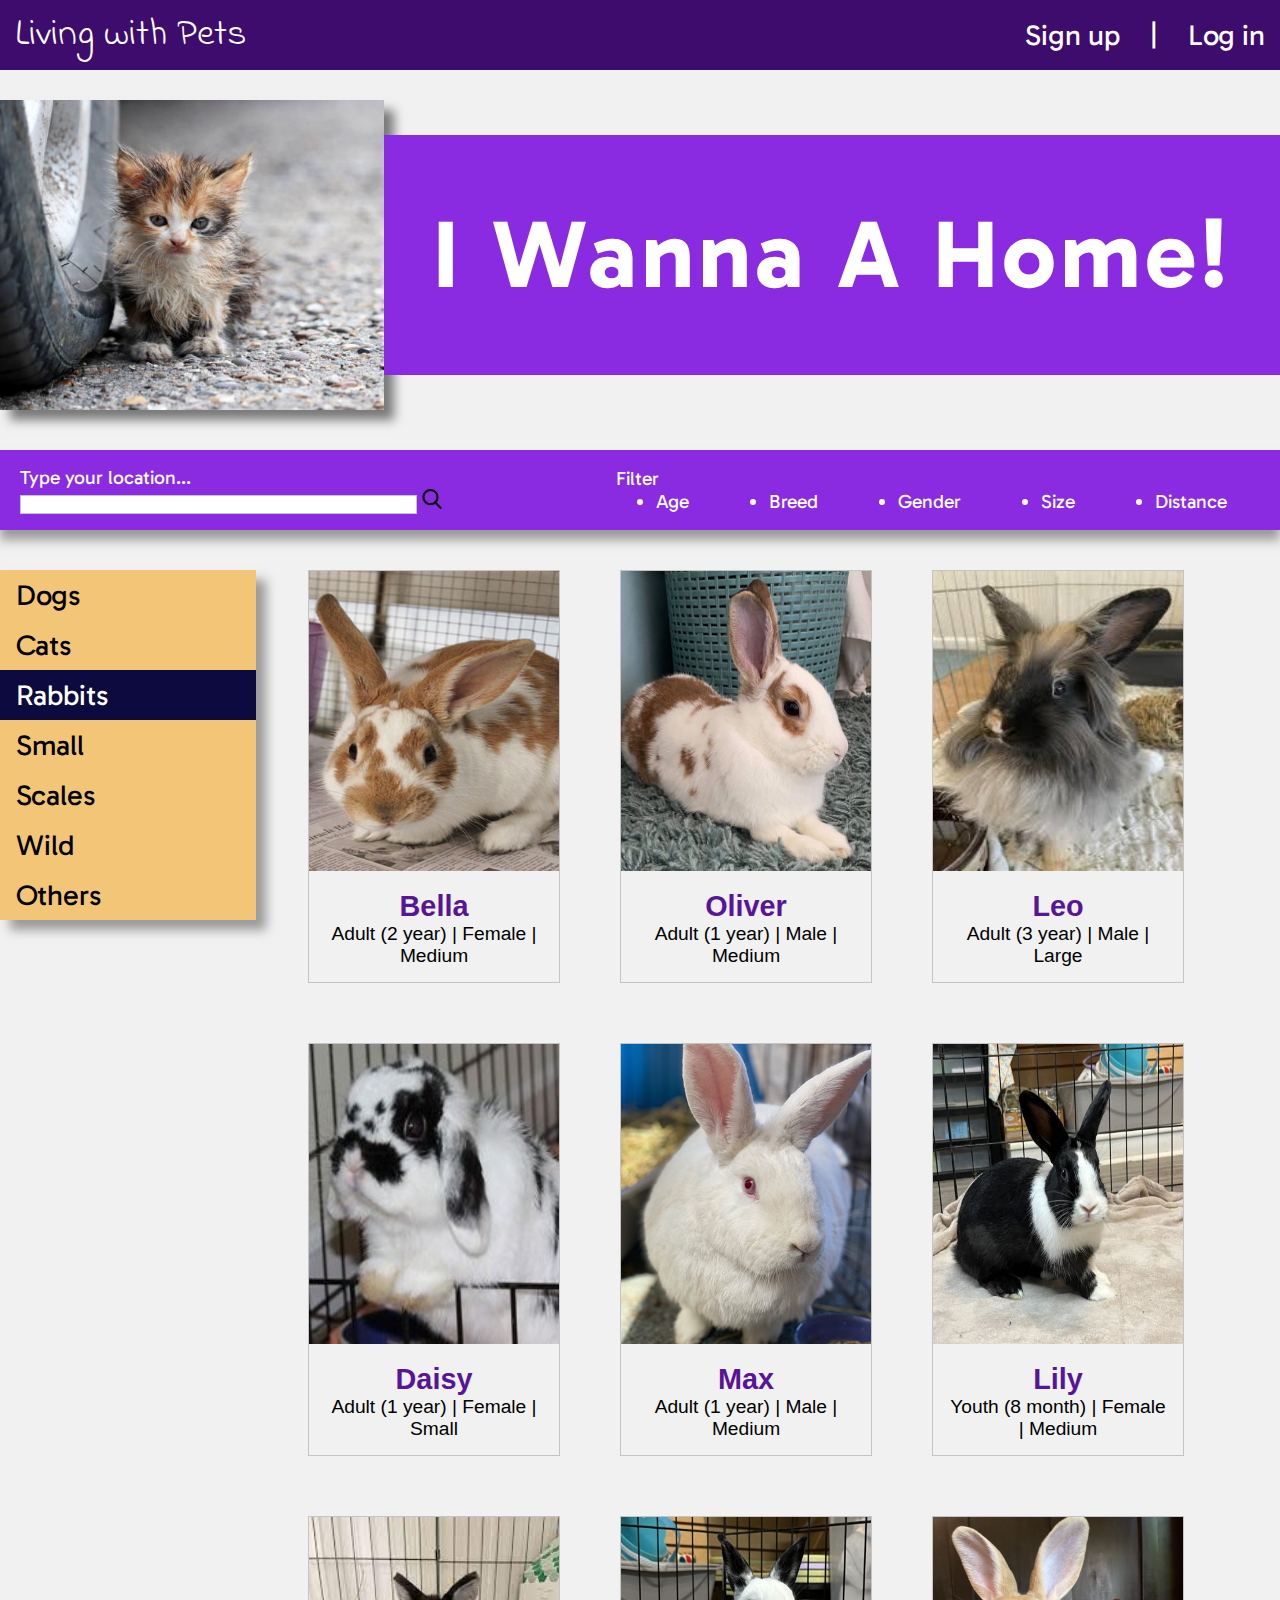
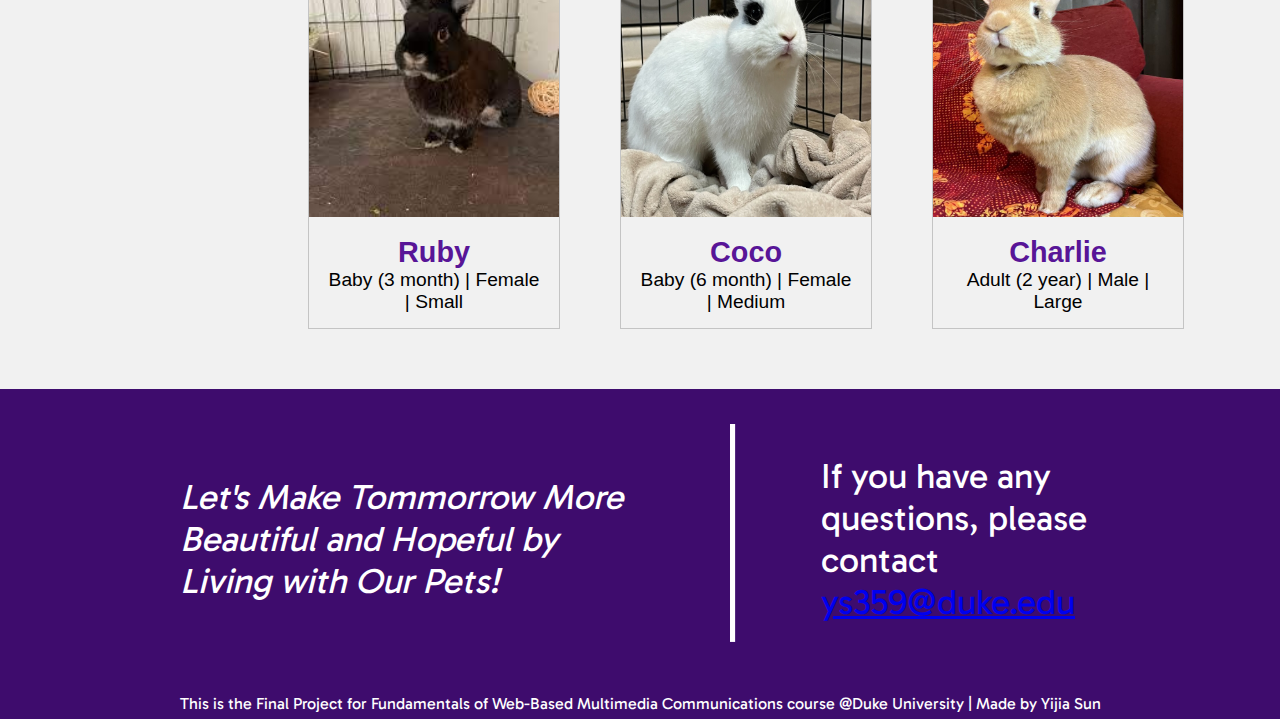
<file: PA.html>
<!DOCTYPE html>
<html lang="en-us">

<head>
    <meta charset="UTF-8">
    <meta name="viewport" content="width=device-width, initial-scale=1.0">
    <title> Yijia Sun's Final Project - Living with Pets (Pet Adoption Page)</title>
    <link rel="stylesheet" href="style-PA.css">
    <link rel="stylesheet" href="style-signup&login.css">
    <style>
        @import url('https://fonts.googleapis.com/css2?family=Gabarito&family=Indie+Flower&family=Permanent+Marker&display=swap');
    </style>
</head>

<body>
    <header>
        <div class="flex-header">
            <div style="font-family: 'Indie Flower', cursive; font-size: 2.4rem;"><a href="home.html">Living with Pets</a></div>
            <div style="margin-left: auto;" id="show-signup">Sign up</div>
            <div> | </div>
            <div id="show-login">Log in</div>
        </div>
    </header>

    <main>
        <div class="title">
            <img src="assets\strayCat.jpg" alt="Poor cat" 
            style="width:30%; height:auto; float:left; box-shadow: 10px 10px 10px rgba(0, 0, 0, 0.5);">
            <h1>I Wanna A Home!</h1>
        </div>
        <div class="horizontal-nav">
            <div>
                <form>
                    <label for="fname">Type your location...</label><br>
                    <input type="text" name="search-input">
                    <input type="image" src="assets\search-icon.png" alt="Search icon" style="width:20px; height:auto;">
                </form>
            </div>
            <div>
                Filter
                <ul class="filter">
                    <li>Age</li>
                    <li>Breed</li>
                    <li>Gender</li>
                    <li>Size</li>
                    <li>Distance</li>
                </ul>
            </div>
        </div>
        <div class="vertical-nav">
            <ul>
                <li><a href="#dogs">Dogs</a></li>
                <li><a href="#cats">Cats</a></li>
                <li><a class="active" href="#rabbit">Rabbits</a></li>
                <li><a href="#small">Small</a></li>
                <li><a href="#scales">Scales</a></li>
                <li><a href="#wild">Wild</a></li>
                <li><a href="#others">Others</a></li>
            </ul>
        </div>
        <div class="information">
            <div class="image">
                <a target="_blank" href="assets\ra1.jpg">
                  <img src="assets\ra1.jpg" alt="Bella" width="250px" height="300px">
                </a>
                <div class="desc">
                    <div class="name"><strong>Bella</strong></div>
                    Adult (2 year) | Female | Medium<br>
                </div>
              </div>
              
              <div class="image">
                <a target="_blank" href="assets\ra2.jpg">
                  <img src="assets\ra2.jpg" alt="Oliver" width="250px" height="300px">
                </a>
                <div class="desc">
                    <div class="name"><strong>Oliver</strong></div>
                    Adult (1 year) | Male | Medium<br>
                </div>
              </div>
              
              <div class="image">
                <a target="_blank" href="assets\ra3.jpg">
                  <img src="assets\ra3.jpg" alt="Leo" width="250px" height="300px">
                </a>
                <div class="desc">
                    <div class="name"><strong>Leo</strong></div>
                    Adult (3 year) | Male | Large<br>
                </div>
              </div>

              <div class="image">
                <a target="_blank" href="assets\ra4.jpg">
                  <img src="assets\ra4.jpg" alt="Daisy" width="250px" height="300px">
                </a>
                <div class="desc">
                    <div class="name"><strong>Daisy</strong></div>
                    Adult (1 year) | Female | Small<br>
                </div>
              </div>

              <div class="image">
                <a target="_blank" href="assets\ra5.jpg">
                  <img src="assets\ra5.jpg" alt="Max" width="250px" height="300px">
                </a>
                <div class="desc">
                    <div class="name"><strong>Max</strong></div>
                    Adult (1 year) | Male | Medium<br>
                </div>
              </div>

              <div class="image">
                <a target="_blank" href="assets\ra6.jpg">
                  <img src="assets\ra6.jpg" alt="Lily" width="250px" height="300px">
                </a>
                <div class="desc">
                    <div class="name"><strong>Lily</strong></div>
                    Youth (8 month) | Female | Medium<br>
                </div>
              </div>

              <div class="image">
                <a target="_blank" href="assets\ra7.jpg">
                  <img src="assets\ra7.jpg" alt="Ruby" width="250px" height="300px">
                </a>
                <div class="desc">
                    <div class="name"><strong>Ruby</strong></div>
                    Baby (3 month) | Female | Small<br>
                </div>
              </div>

              <div class="image">
                <a target="_blank" href="assets\ra8.jpg">
                  <img src="assets\ra8.jpg" alt="Coco" width="250px" height="300px">
                </a>
                <div class="desc">
                    <div class="name"><strong>Coco</strong></div>
                    Baby (6 month) | Female | Medium<br>
                </div>
              </div>

              <div class="image">
                <a target="_blank" href="assets\ra9.jpg">
                  <img src="assets\ra9.jpg" alt="Charlie" width="250px" height="300px">
                </a>
                <div class="desc">
                    <div class="name"><strong>Charlie</strong></div>
                    Adult (2 year) | Male | Large<br>
                </div>
              </div>
        </div> 

        <!--Signup and Login window-->
        <div class="popup form-hidden">

          <!--login-->
          <form class="form" id="login" action="php-login.php" method="post">
                  <!--close button-->
              <div class="close-btn">&times;</div> <!--&times is an HTML entity code representing the multiplication sign (×)-->
              <!--login content-->
              <h4 class="form-title">Login</h4>
              <div class="form-message form-message-error"></div>
              <div class="form-input-group">
                  <input type="text" class="form-input" id="email" name="email" autofocus placeholder="Enter email">
                  <div class="form-input-error-message"></div>
              </div>
              <div class="form-input-group">
                  <input type="password" class="form-input" id="password" name="password" autofocus placeholder="Enter password">
                  <div class="form-input-error-message"></div>
              </div>
              <button class="form-button">Continue</button>
              <p class="form-text">
                  <a href="#forget" class="form-link">Forgot your password?</a>
              </p>
              <p class="form-text">
                  <a href="./" class="form-link" id="linkSignup">Don't have an account? Create account</a>
              </p>
          </form>

          <!--signup-->
          <form class="form" id="signup" action="php-signup.php" method="post" novalidate>
                  <!--close button-->
              <div class="close-btn">&times;</div>
              <!--signup content-->
              <h4 class="form-title">Signup</h4>
              <div class="form-message form-message-error"></div>
              <div class="form-input-group">
                  <input type="text" class="form-input" id="username" name='username' autofocus placeholder="Enter username"> <!--When the user enters data into a form field, the value of the name attribute becomes the key in the data sent to the server.-->
                  <div class="form-input-error-message"></div>
              </div>
              <div class="form-input-group">
                  <input type="text" class="form-input" id="email" name='email' autofocus placeholder="Enter email">
                  <div class="form-input-error-message"></div>
              </div>
              <div class="form-input-group">
                  <input type="password" class="form-input" id="password" name='password' autofocus placeholder="Enter password">
                  <div class="form-input-error-message"></div>
              </div>
              <div class="form-input-group">
                  <input type="password" class="form-input" id="confirmPassword" name='confirmPassword' autofocus placeholder="Confirm password">
                  <div class="form-input-error-message"></div>
              </div>
              <button class="form-button">Create Account</button>
              <p class="form-text">
                  <a href="./" class="form-link" id="linkLogin">Already have an account? Log in</a>
              </p>
          </form>
      </div>

      <script src="js-signup&login.js"></script> <!--javascript for signup and login-->
    </main>

    <footer>
        <div class="flex-footer">
            <div style="width: 500px; height: auto; margin-left: 180px;"><em>Let's Make Tommorrow More Beautiful and Hopeful by Living with Our Pets!</em></div>
            <div> <img src="assets\div-line.png" alt="Division Line" style="height: 220px"> </div>
            <div style="width: 300px; height: auto; margin-right: 180px">If you have any questions, please contact <a href="mailto:ys359@duke.edu">ys359@duke.edu</a></div>
        </div>
        <div class="credit">
            This is the Final Project for Fundamentals of Web-Based Multimedia Communications course @Duke University | Made by Yijia Sun
        </div>
    </footer>
</body>

</html>
</file>
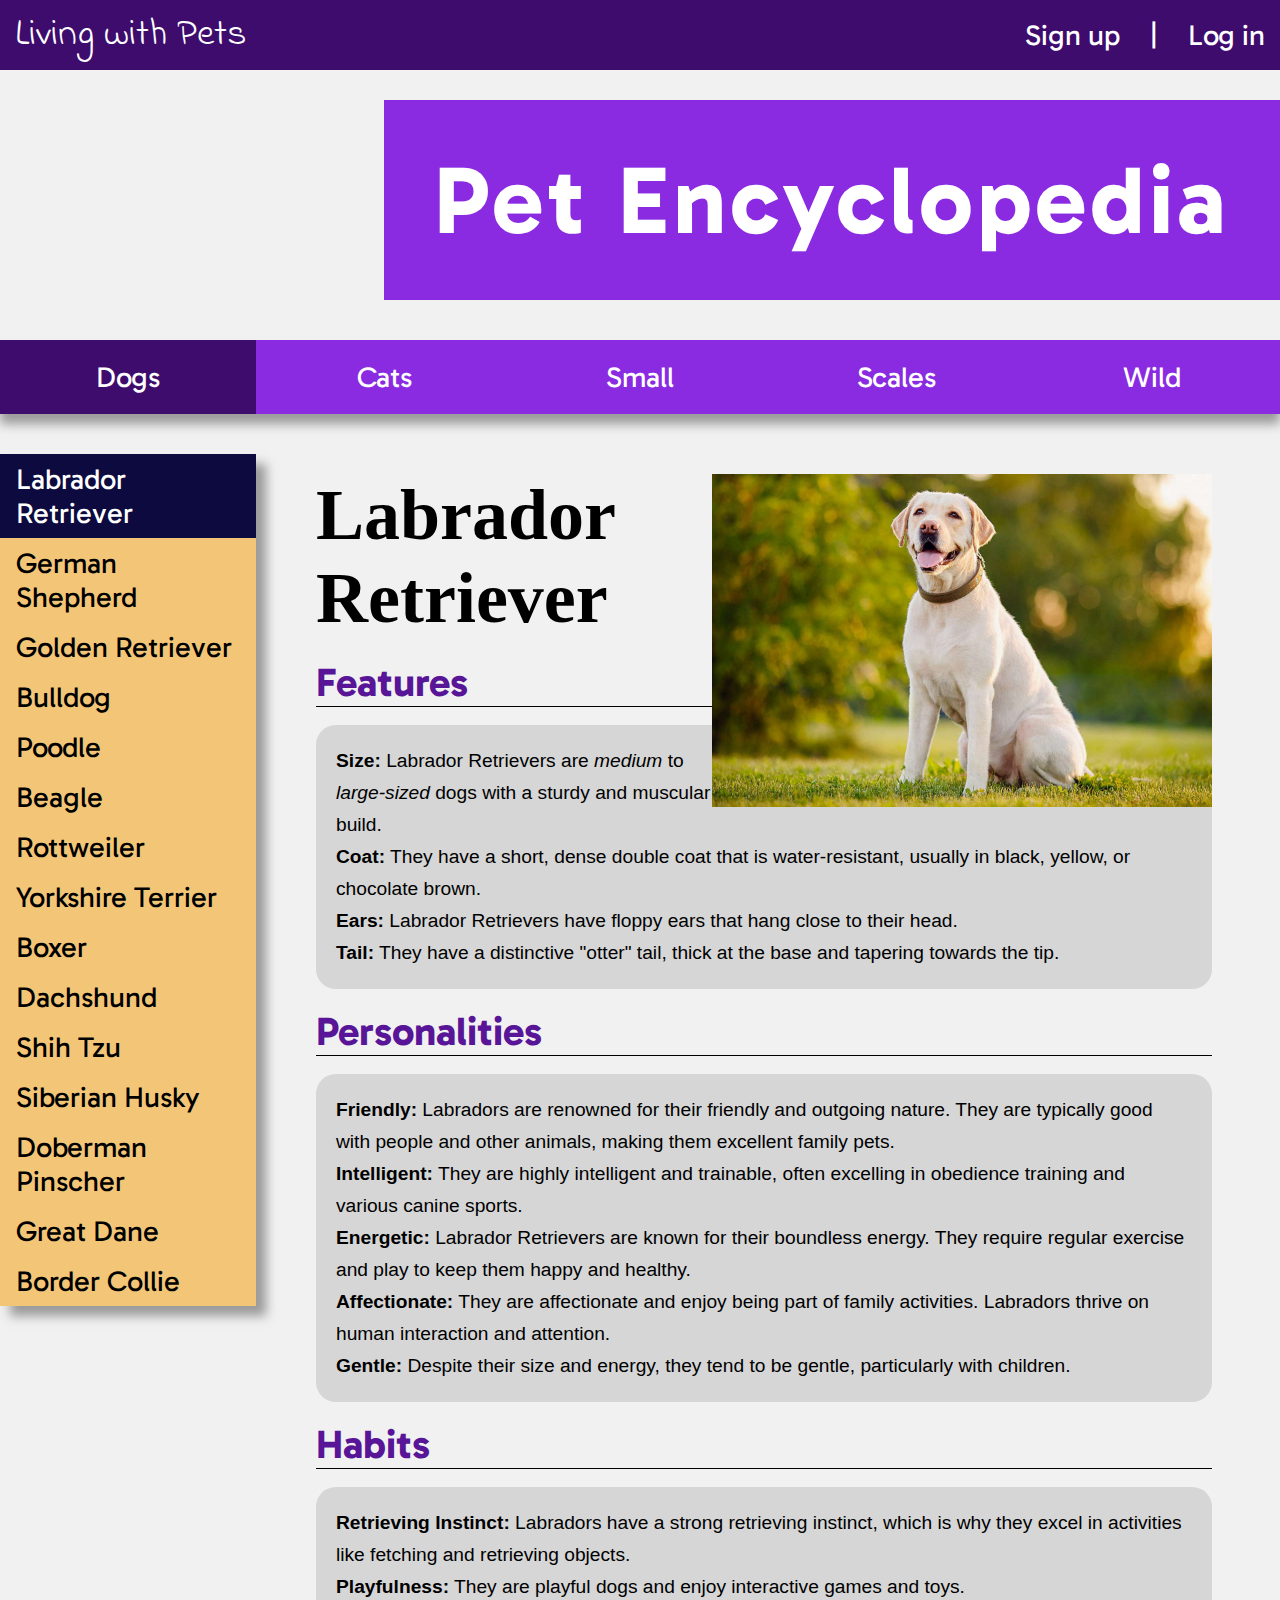
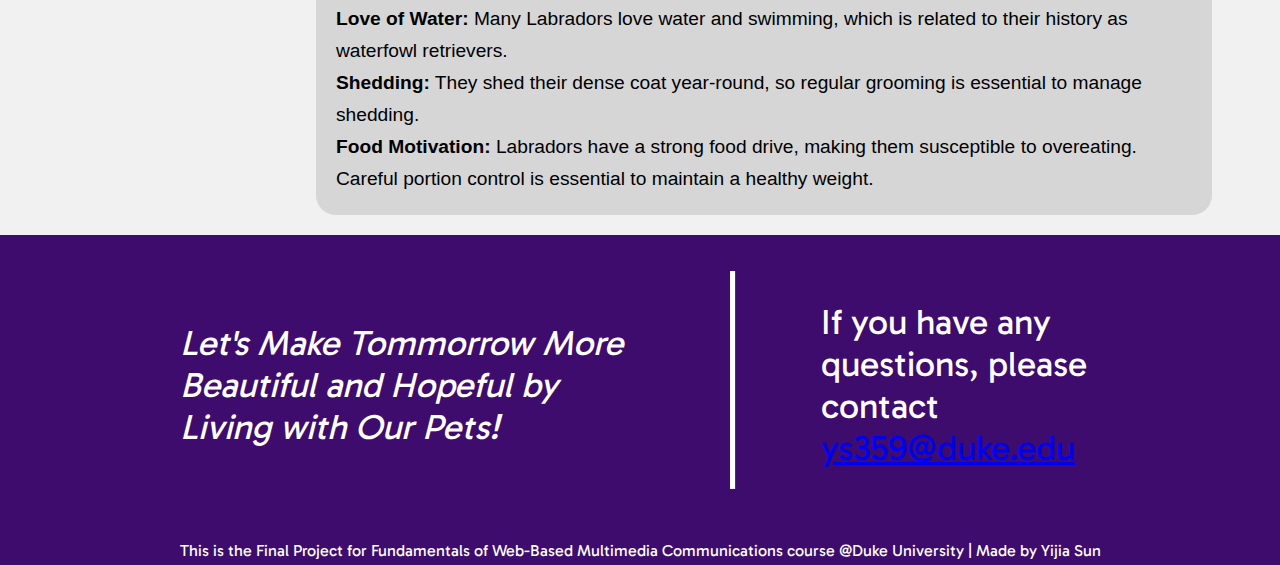
<file: PE.html>
<!DOCTYPE html>
<html lang="en-us">

<head>
    <meta charset="UTF-8">
    <meta name="viewport" content="width=device-width, initial-scale=1.0">
    <title> Yijia Sun's Final Project - Living with Pets (Pet Encyclopedia Page)</title>
    <link rel="stylesheet" href="style-PE.css">
    <link rel="stylesheet" href="style-signup&login.css">
    <style>
        @import url('https://fonts.googleapis.com/css2?family=Gabarito&family=Indie+Flower&family=Permanent+Marker&display=swap');
    </style>
</head>

<body>
    <header>
        <div class="flex-header">
            <div style="font-family: 'Indie Flower', cursive; font-size: 2.4rem;"><a href="home.html">Living with Pets</a></div>
            <div style="margin-left: auto;" id="show-signup">Sign up</div>
            <div> | </div>
            <div id="show-login">Log in</div>
        </div>
    </header>

    <main>
        <div style="width: 100%;"><h1>Pet Encyclopedia</h1></div>
        <div class="horizontal-nav">
            <a class="active" href="#dogs">Dogs</a>
            <a href="#cats">Cats</a>
            <a href="#small">Small</a>
            <a href="#scales">Scales</a>
            <a href="#wild">Wild</a>
        </div>

        <div class="vertical-nav">
            <ul>
                <li><a class="active" href="#labrador">Labrador Retriever</a></li>
                <li><a href="#german">German Shepherd</a></li>
                <li><a href="#golden">Golden Retriever</a></li>
                <li><a href="#bulldog">Bulldog</a></li>
                <li><a href="#poodle">Poodle</a></li>
                <li><a href="#beagle">Beagle</a></li>
                <li><a href="#rottweiler">Rottweiler</a></li>
                <li><a href="#yorkshire">Yorkshire Terrier</a></li>
                <li><a href="#boxer">Boxer</a></li>
                <li><a href="#dachshund">Dachshund</a></li>
                <li><a href="#shih">Shih Tzu</a></li>
                <li><a href="#siberian">Siberian Husky</a></li>
                <li><a href="#doberman">Doberman Pinscher</a></li>
                <li><a href="#dane">Great Dane</a></li>
                <li><a href="#collie">Border Collie</a></li>
            </ul>
        </div>

        <div class="information">
            <img src="assets\Labrador.jpg" alt="Labrador Retriever" style="width: 500px; height:auto; float: right;">
            <!--Q5. How to make the image be positioned around the <p> instead of independently suspend
                 over the <p>?
                Prob Descrip:
                I wanna the image to be around the <p> as well as any other text area, namely, the background
                 of <p> (or the bottom border line of <h3>) will automatically wrap to the next line when it 
                    encounters the image. However, currently it ignore the image, and the image looks like 
                    suspend over the text area (though the text itself does wrap)-->
            <h2>Labrador Retriever</h2>
            <br>
            <h3>Features</h3>
            <br>
            <p>
                <strong>Size:</strong> Labrador Retrievers are <em>medium</em> to <em>large-sized</em> dogs with a sturdy and muscular build.<br>
                <strong>Coat:</strong> They have a short, dense double coat that is water-resistant, usually in black, yellow, or chocolate brown.<br>
                <strong>Ears:</strong> Labrador Retrievers have floppy ears that hang close to their head.<br>
                <strong>Tail:</strong> They have a distinctive "otter" tail, thick at the base and tapering towards the tip.<br>
            </p>
            <br>
            <h3>Personalities</h3>
            <br>
            <p>
                <strong>Friendly:</strong> Labradors are renowned for their friendly and outgoing nature. They are typically good with people and other animals, making them excellent family pets.<br>
                <strong>Intelligent:</strong> They are highly intelligent and trainable, often excelling in obedience training and various canine sports.<br>
                <strong>Energetic:</strong> Labrador Retrievers are known for their boundless energy. They require regular exercise and play to keep them happy and healthy.<br>
                <strong>Affectionate:</strong> They are affectionate and enjoy being part of family activities. Labradors thrive on human interaction and attention.<br>
                <strong>Gentle:</strong> Despite their size and energy, they tend to be gentle, particularly with children.<br>
            </p>
            <br>
            <h3>Habits</h3>
            <br>
            <p>
                <strong>Retrieving Instinct:</strong> Labradors have a strong retrieving instinct, which is why they excel in activities like fetching and retrieving objects.<br>
                <strong>Playfulness:</strong> They are playful dogs and enjoy interactive games and toys.<br>
                <strong>Love of Water:</strong> Many Labradors love water and swimming, which is related to their history as waterfowl retrievers.<br>
                <strong>Shedding:</strong> They shed their dense coat year-round, so regular grooming is essential to manage shedding.<br>
                <strong>Food Motivation: </strong>  Labradors have a strong food drive, making them susceptible to overeating. Careful portion control is essential to maintain a healthy weight.<br>
            </p>
        </div>

        <!--Signup and Login window-->
        <div class="popup form-hidden">

            <!--login-->
            <form class="form" id="login" action="php-login.php" method="post">
                    <!--close button-->
                <div class="close-btn">&times;</div> <!--&times is an HTML entity code representing the multiplication sign (×)-->
                <!--login content-->
                <h4 class="form-title">Login</h4>
                <div class="form-message form-message-error"></div>
                <div class="form-input-group">
                    <input type="text" class="form-input" id="email" name="email" autofocus placeholder="Enter email">
                    <div class="form-input-error-message"></div>
                </div>
                <div class="form-input-group">
                    <input type="password" class="form-input" id="password" name="password" autofocus placeholder="Enter password">
                    <div class="form-input-error-message"></div>
                </div>
                <button class="form-button">Continue</button>
                <p class="form-text">
                    <a href="#forget" class="form-link">Forgot your password?</a>
                </p>
                <p class="form-text">
                    <a href="./" class="form-link" id="linkSignup">Don't have an account? Create account</a>
                </p>
            </form>

            <!--signup-->
            <form class="form" id="signup" action="php-signup.php" method="post" novalidate>
                    <!--close button-->
                <div class="close-btn">&times;</div>
                <!--signup content-->
                <h4 class="form-title">Signup</h4>
                <div class="form-message form-message-error"></div>
                <div class="form-input-group">
                    <input type="text" class="form-input" id="username" name='username' autofocus placeholder="Enter username"> <!--When the user enters data into a form field, the value of the name attribute becomes the key in the data sent to the server.-->
                    <div class="form-input-error-message"></div>
                </div>
                <div class="form-input-group">
                    <input type="text" class="form-input" id="email" name='email' autofocus placeholder="Enter email">
                    <div class="form-input-error-message"></div>
                </div>
                <div class="form-input-group">
                    <input type="password" class="form-input" id="password" name='password' autofocus placeholder="Enter password">
                    <div class="form-input-error-message"></div>
                </div>
                <div class="form-input-group">
                    <input type="password" class="form-input" id="confirmPassword" name='confirmPassword' autofocus placeholder="Confirm password">
                    <div class="form-input-error-message"></div>
                </div>
                <button class="form-button">Create Account</button>
                <p class="form-text">
                    <a href="./" class="form-link" id="linkLogin">Already have an account? Log in</a>
                </p>
            </form>
        </div>

        <script src="js-signup&login.js"></script> <!--javascript for signup and login-->

    </main>

    <footer>
        <div class="flex-footer">
            <div style="width: 500px; height: auto; margin-left: 180px;"><em>Let's Make Tommorrow More Beautiful and Hopeful by Living with Our Pets!</em></div>
            <div> <img src="assets\div-line.png" alt="Division Line" style="height: 220px"> </div>
            <div style="width: 300px; height: auto; margin-right: 180px">If you have any questions, please contact <a href="mailto:ys359@duke.edu">ys359@duke.edu</a></div>
        </div>
        <div class="credit">
            This is the Final Project for Fundamentals of Web-Based Multimedia Communications course @Duke University | Made by Yijia Sun
        </div>
    </footer>
</body>

</html>
</file>
<file: style-PA.css>
* {
    margin: 0px;
}

/*For the header & title*/
.flex-header {
    display: flex;
    background-color: rgb(62, 12, 109);
    width: 100%;
    height: 50px;
    align-items: center;
    padding-top: 10px;
    padding-bottom: 10px;
    position: fixed;
}

.flex-header > div {
    color: white;
    padding: 5px;
    font-family: 'Gabarito', sans-serif;
    font-size: 1.8rem;
    margin-left: 10px;
    margin-right: 10px;
}

.flex-header a {
    text-decoration: none;
    color: white;
}

/*For the main content*/
main {
    display: flex;
    margin: 0;
    flex-wrap: wrap;
    flex-direction: row;
    gap: 40px;
    background-color: rgba(226, 226, 226, 0.489);
}

.title {
    display: flex;
    margin-top: 100px;
    width: 100%;
    align-items: center;
}

h1 {
    float: right;
    display: flex; /* the display of the text inside*/
    height: 240px;
    width: 70%;
    justify-content: center;
    align-items: center; 
    text-align: center;
    background-color: blueviolet;
    font-family: 'Gabarito', sans-serif;
    color: white;
    font-size: 6rem;
    letter-spacing: 4px;
}

.horizontal-nav {
    display: grid;
    grid-template-columns: 40% 60%;
    column-gap: 100px;
    width: 100%;
    height: 80px;
    align-items: center; 
    background-color: blueviolet;
    font-family: 'Gabarito', sans-serif;
    color: white;
    font-size: 1.2rem;
    padding-left: 20px;
    padding-right: 20px;
    box-shadow: 0px 10px 10px rgba(67, 67, 67, 0.5);
}

.horizontal-nav input[type=text] {
    width: 80%;
    display: inline-block;
    border: 1px solid #c4c4c4;
    box-sizing: border-box;
}

.horizontal-nav input[type=image] {
    display: inline-block;
    border: none;
    cursor: pointer;
}

/*Q6. How to make the search icon align with the text input?
Prob Descrip:
I wanna make the search icon (input[type=image]) in the center of the text input area horizontally. Currently it is 
positioned a bit upwards. */

.filter {
    display: flex;
    gap: 80px;
}

.vertical-nav {
    display:flex;
    width: 20%;
    height: 100%;
    align-items: center;
    align-content: space-between; 
    font-family: 'Gabarito', sans-serif;
    font-size: 1.8rem;
    background-color: #f3c677;
    box-shadow: 10px 10px 10px rgba(67, 67, 67, 0.5);
}

.vertical-nav > ul {
    list-style-type: none;
    margin: 0;
    padding: 0;
    overflow: hidden;
    width: 100%;
}

.vertical-nav > ul > li a {
    display: block;
    padding: 8px 16px;
    text-decoration: none;
}
  
li a.active {
    background-color: #0c0a3e;
    color: white;
}

li a:not(.active) {
    color: black;
}
  
li a:hover:not(.active) {
    background-color: #ffe8c1;
    color: black;
}

.information {
    display: flex;
    flex-wrap: wrap;
    width: 75%;
    margin: 0;
    justify-content: center;
}

.image {
    margin-right: 60px;
    margin-bottom: 60px;
    border: 1px solid #c4c4c4;
    width: 250px;
}
  
.image:hover {
    border: 1px solid rgb(62, 12, 109);
}

.desc {
    padding: 15px;
    text-align: center;
    font-family: 'Segoe UI', Tahoma, Geneva, Verdana, sans-serif;
    font-size: 1.2rem;
}

.name {
    font-size: 1.8rem;
    color: rgb(88, 21, 151);
}

/*For the footer*/
.flex-footer {
    display: flex;
    background-color: rgb(62, 12, 109);
    height: 300px;
    align-items: center;
    justify-content: space-between;
}
  
.flex-footer > div {
font-family: 'Gabarito', sans-serif;
color: white;
font-size: 2.2rem;
} 

.credit {
display: flex;
font-family: 'Gabarito', sans-serif;
color: white;
height: 30px;
background-color: rgb(62, 12, 109);
justify-content: center;
align-items: center;
}
</file>
<file: style-signup&login.css>
/*For the signup and login window*/

#show-login, #show-signup {
    cursor: pointer;
}

section {
    z-index: 1;
}

.overlay {
    background: rgba(0, 0, 0, 0.7);
    z-index: 2;
}

.popup {
    position: fixed;
    top: 50%;
    left: 50%;
    transform: translate(-50%, -50%);
    width: 400px;
    padding: 2rem;
    box-shadow: 0, 0, 40px, rgba(0, 0, 0, 0.2);
    border-radius: 4px;
    background-color: white;
    animation: popupAnimation 0.5s ease-in-out forwards;
    z-index: 3;
}

@keyframes popupAnimation {
    0% {
        transform: translate(-50%, -50%) scale(0);
        opacity: 0;
    }
    50% {
        transform: translate(-50%, -50%) scale(1.25);
        opacity: 0.5;
    }
    100% {
        transform: translate(-50%, -50%) scale(1);
        opacity: 1;
    }
}

.close-btn {
    position: absolute; /*set the ancestor elem to be the popup*/
    top: 15px;
    right: 20px; /*"top" and "right" are positioning properties. 
                    They indicate the distance of the element from the top and right edges of its nearest positioned ancestor.
                    In this case, the elem is "close-btn", and its ancestor elem is "popup".*/
    transform: scale(1.2);
    text-align: center;
    line-height: 20px;
    cursor: pointer;
}

.close-btn:hover {
    background: #747474;
    color: white;
    border-radius: 15px;
    width: 20px;
    height: 20px;
    animation: rotation 0.1s linear;
}

@keyframes rotation {
    from {
        transform: rotate(0deg);
    }
    to {
        transform: rotate(90deg);
    }
}

.popup, .form-input, .form-button {
    font-family: 'Gabarito', sans-serif;
    font-size: 1.2rem;
}

.form-hidden { /*add hidden style for switching between signup and login*/
    display: none;
}

.form > *:first-child {
    margin-top: 0;
}

.form > *:last-child {
    margin-bottom: 0;
}

.form-title {
    margin-bottom: 2rem;
    text-align: center;
    font-size: 2.5rem;
    letter-spacing: 0.2rem;
}

.form-message {
    font-size: 1rem;
    margin-bottom: 1rem;
}

.form-message-success {
    color: blueviolet;
}

.form-message-error {
    color: rgb(216, 0, 0);
}

.form-input-group {
    margin-bottom: 1rem;
}

.form-input {
    display: block;
    width: 100%;
    padding: 0.75rem;
    box-sizing: border-box;
    border-radius: 4px;
    border: 1px solid #dddddd;
    outline: none;
    background: #eeeeee;
    transition: background 0.2s, border-color, 0.2s;
}

.form-input:focus {
    border-color: blueviolet;
    background: white;
}

.form-input-error {
    color: rgb(216, 0, 0);
    border-color: rgb(216, 0, 0);
}

.form-input-error-message {
    margin-top: 0.5rem;
    font-size: 1rem;
    color: rgb(216, 0, 0);
}

.form-button {
    width: 100%;
    padding: 12px 20px;
    font-weight: bold;
    letter-spacing: 0.1rem;
    color: white;
    border: none;
    border-radius: 4px;
    outline: none;
    cursor: pointer;
    background: blueviolet;
}

.form-button:hover {
    background: rgb(88, 21, 151);
}

.form-button:active {
    transform: scale(0.98);
}

.form-text {
    font-family: 'Segoe UI', Tahoma, Geneva, Verdana, sans-serif;
    text-align: center;
    margin: 1rem;
    font-size: 1rem;
}

.form-link {
    color: #747474;
    text-decoration: none;
    cursor: pointer;
}

.form-link:hover {
    text-decoration: underline;
}
</file>
<file: style-PE.css>
* {
    margin: 0px;
}

/*For the header & title*/
.flex-header {
    display: flex;
    background-color: rgb(62, 12, 109);
    width: 100%;
    height: 50px;
    align-items: center;
    padding-top: 10px;
    padding-bottom: 10px;
    position: fixed;
}

.flex-header > div {
    color: white;
    padding: 5px;
    font-family: 'Gabarito', sans-serif;
    font-size: 1.8rem;
    margin-left: 10px;
    margin-right: 10px;
}

.flex-header a {
  text-decoration: none;
  color: white;
}

/*For the main content*/
main {
    display: flex;
    margin: 0;
    flex-wrap: wrap;
    flex-direction: row;
    gap: 40px;
    background-color: rgba(226, 226, 226, 0.489);
}

h1 {
    display: flex;
    margin-top: 100px;
    height: 200px;
    width: 70%;
    justify-content: center;
    align-items: center; 
    text-align: center;
    float: right;
    background-color: blueviolet;
    font-family: 'Gabarito', sans-serif;
    color: white;
    font-size: 6rem;
    letter-spacing: 4px;
}

/* For the horizontal navgation bar - the classification of pets */
.horizontal-nav{
    display: flex;
    width: 100%;   
    align-items: center;
    align-content: space-between;
    font-family: 'Gabarito', sans-serif;
    font-size: 1.8rem;
    box-shadow: 0px 10px 10px rgba(67, 67, 67, 0.5);
    background-color: blueviolet;
    overflow: hidden;
}

.horizontal-nav > a {
  width: 100%;
  height: 100%;
  color: white;
  padding: 20px 24px 20px 24px; /*padding: top left bottom right*/
  text-decoration: none;
  text-align: center; /*make the text inside the <a> vertically centerred*/
  margin: auto; /*make the text inside the <a> horizontally centerred*/
}

.horizontal-nav > a.active {
  background-color: rgb(62, 12, 109);
  color: white;
}

.horizontal-nav > a:not(.active) {
  color: white;
}

.horizontal-nav > a:hover:not(.active) {
  background-color: rgb(208, 157, 255);
  color: black;
}

/* For the vertical navgation bar - the classification within a specific pet type */
.vertical-nav {
  display:flex;
  width: 20%;
  height: 100%;
  align-items: center;
  align-content: space-between; 
  font-family: 'Gabarito', sans-serif;
  font-size: 1.8rem;
  background-color: #f3c677;
  box-shadow: 10px 10px 10px rgba(67, 67, 67, 0.5);
}

.vertical-nav > ul {
  list-style-type: none;
  margin: 0;
  padding: 0;
  overflow: hidden;
  width: 100%;
}

.vertical-nav > ul > li a {
  display: block;
  padding: 8px 16px;
  text-decoration: none;
}

.vertical-nav > ul > li a.active {
  background-color: #0c0a3e;
  color: white;
}

.vertical-nav > ul > li a:not(.active) {
  color: black;
}

.vertical-nav > ul > li a:hover:not(.active) {
  background-color: #ffe8c1;
  color: black;
}

/* For the content of the encyclopedia */
.information {
  width: 70%;
  padding: 20px;
  border-radius: 50px;
}

.information h2 {
  font-family: 'Permanent Marker', cursive;
  font-size: 4.5rem;
}

.information h3 {
  font-family: 'Gabarito', sans-serif;
  font-size: 2.5rem;
  border-bottom: 1px solid #000000;
  color: rgb(88, 21, 151);
}

.information p {
  padding: 20px;
  font-family:'Segoe UI', Tahoma, Geneva, Verdana, sans-serif;
  font-size: 1.2rem;
  background-color: rgba(164, 164, 164, 0.349);
  border-radius: 20px;
  line-height: 2rem;
}

/* 2. how to make the text (including background) 'surround' the image*/

/*For the footer*/
.flex-footer {
  display: flex;
  background-color: rgb(62, 12, 109);
  height: 300px;
  align-items: center;
  justify-content: space-between;
}

.flex-footer > div {
  font-family: 'Gabarito', sans-serif;
  color: white;
  font-size: 2.2rem;
} 

.credit {
  display: flex;
  font-family: 'Gabarito', sans-serif;
  color: white;
  height: 30px;
  background-color: rgb(62, 12, 109);
  justify-content: center;
  align-items: center;
}
</file>
